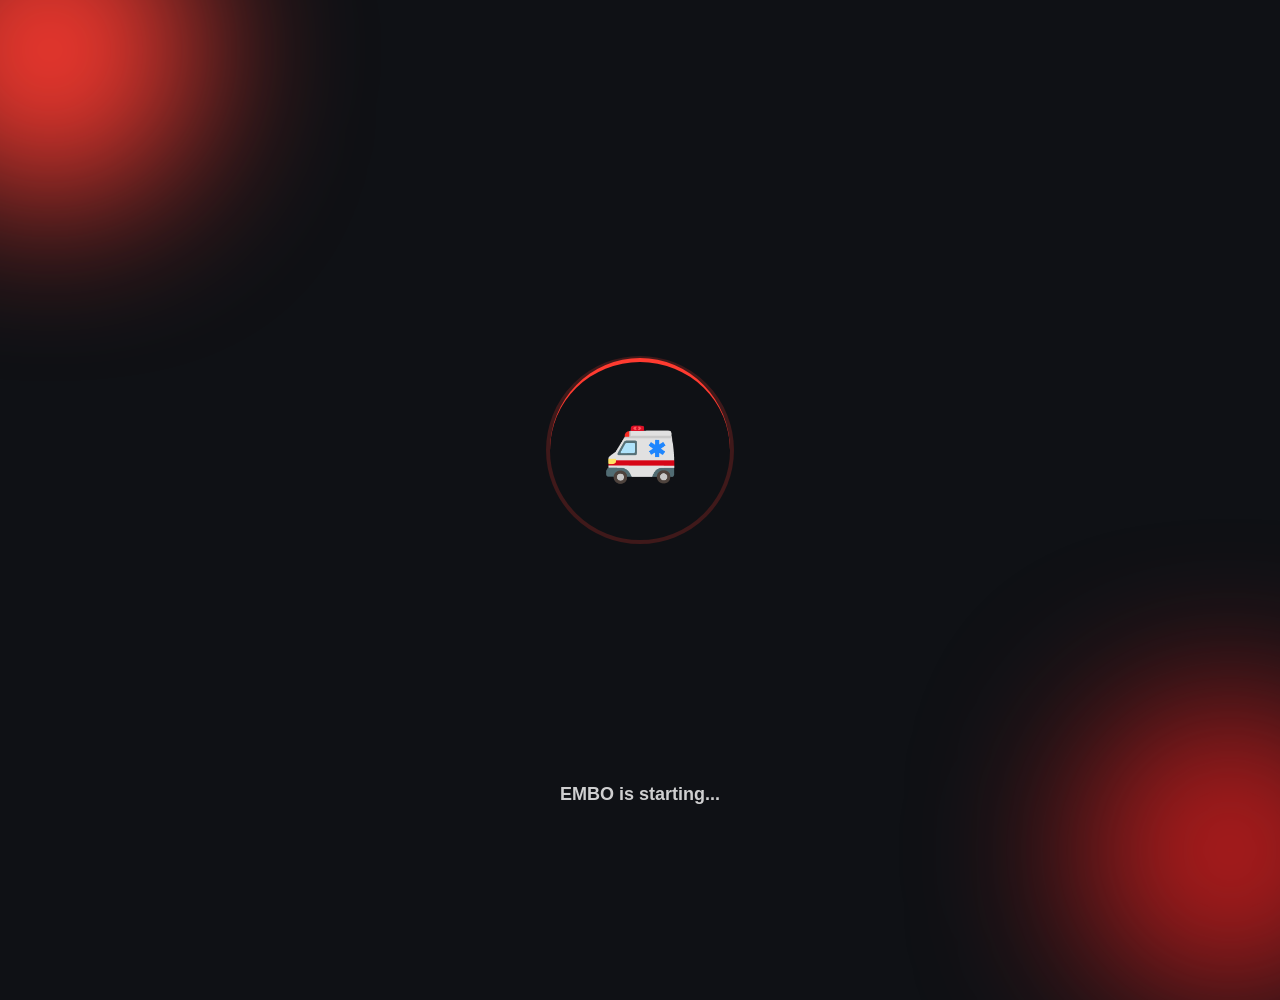
<file: index.html>
<!DOCTYPE html>
<html lang="en">
<head>
<meta charset="UTF-8">
<title>EMBO Loading</title>

<style>

body{
    margin:0;
    height:100vh;
    display:flex;
    justify-content:center;
    align-items:center;
    background:#0f1115;
    font-family:Poppins, sans-serif;
    overflow:hidden;
}

/* 🔴 Background Glow */
.glow1,.glow2{
    position:absolute;
    border-radius:50%;
    filter:blur(80px);
}

.glow1{
    width:300px;
    height:300px;
    background:#ff3b30;
    top:-100px;
    left:-100px;
}

.glow2{
    width:300px;
    height:300px;
    background:#b71c1c;
    bottom:-100px;
    right:-100px;
}

/* 🚑 CENTER CIRCLE */
.loader{
    position:relative;
    width:180px;
    height:180px;
    border-radius:50%;
    border:4px solid rgba(255,59,48,0.2);
    display:flex;
    justify-content:center;
    align-items:center;
    animation:rotate 2s linear infinite;
}

/* spinning ring */
.loader::before{
    content:"";
    position:absolute;
    width:100%;
    height:100%;
    border-radius:50%;
    border-top:4px solid #ff3b30;
    animation:spin 1s linear infinite;
}

/* 🚑 ambulance */
.ambulance{
    font-size:60px;
    animation:float 1.2s ease-in-out infinite;
    z-index:2;
}

/* animations */
@keyframes spin{
    0%{transform:rotate(0);}
    100%{transform:rotate(360deg);}
}

@keyframes rotate{
    0%{transform:rotate(0);}
    100%{transform:rotate(-360deg);}
}

@keyframes float{
    0%,100%{transform:translateY(0);}
    50%{transform:translateY(-10px);}
}

/* text */
h2{
    position:absolute;
    bottom:80px;
    color:white;
    font-size:18px;
    opacity:0.8;
}

</style>
</head>

<body>

<div class="glow1"></div>
<div class="glow2"></div>

<div class="loader">
    <div class="ambulance">🚑</div>
</div>

<h2>EMBO is starting...</h2>

<script>
setTimeout(()=>{
    window.location.href = "login.html";
}, 3000);
</script>

</body>
</html>
</file>
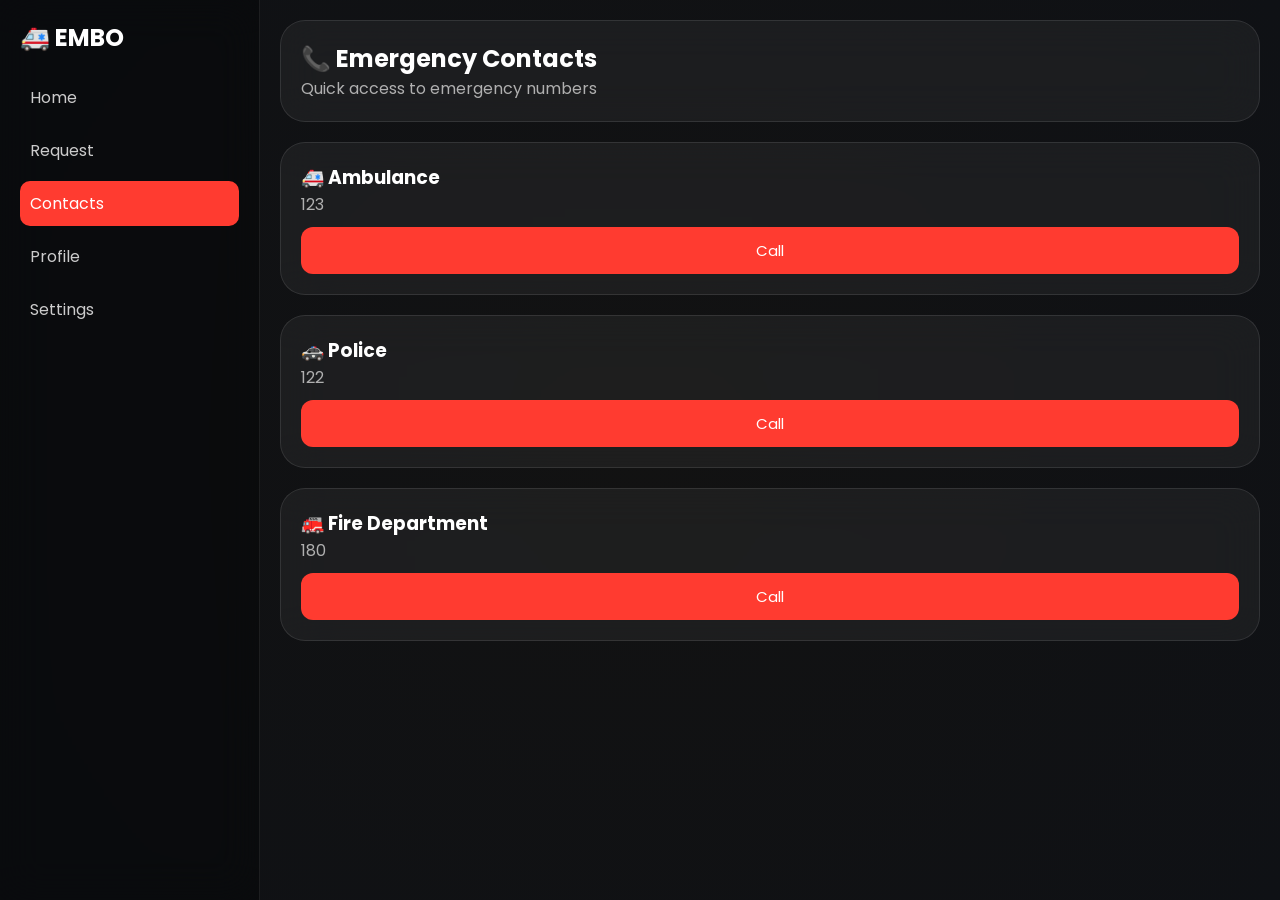
<file: contacts.html>
<!DOCTYPE html>
<html>
<head>
    <title>Contacts</title>
    <link rel="stylesheet" href="style.css">
</head>

<body>

<div class="app">

    <!-- Sidebar -->
    <div class="sidebar">
        <h2>🚑 EMBO</h2>

        <a href="home.html">Home</a>
        <a href="request.html">Request</a>
        <a href="contacts.html" class="active">Contacts</a>
        <a href="profile.html">Profile</a>
        <a href="settings.html">Settings</a>
    </div>

    <!-- Main -->
    <div class="main">

        <div class="card">
            <h2>📞 Emergency Contacts</h2>
            <p>Quick access to emergency numbers</p>
        </div>

        <div class="card">
            <h3>🚑 Ambulance</h3>
            <p>123</p>
            <button class="btn">Call</button>
        </div>

        <div class="card">
            <h3>🚓 Police</h3>
            <p>122</p>
            <button class="btn">Call</button>
        </div>

        <div class="card">
            <h3>🚒 Fire Department</h3>
            <p>180</p>
            <button class="btn">Call</button>
        </div>

    </div>

</div>

</body>
</html>
</html>
</file>
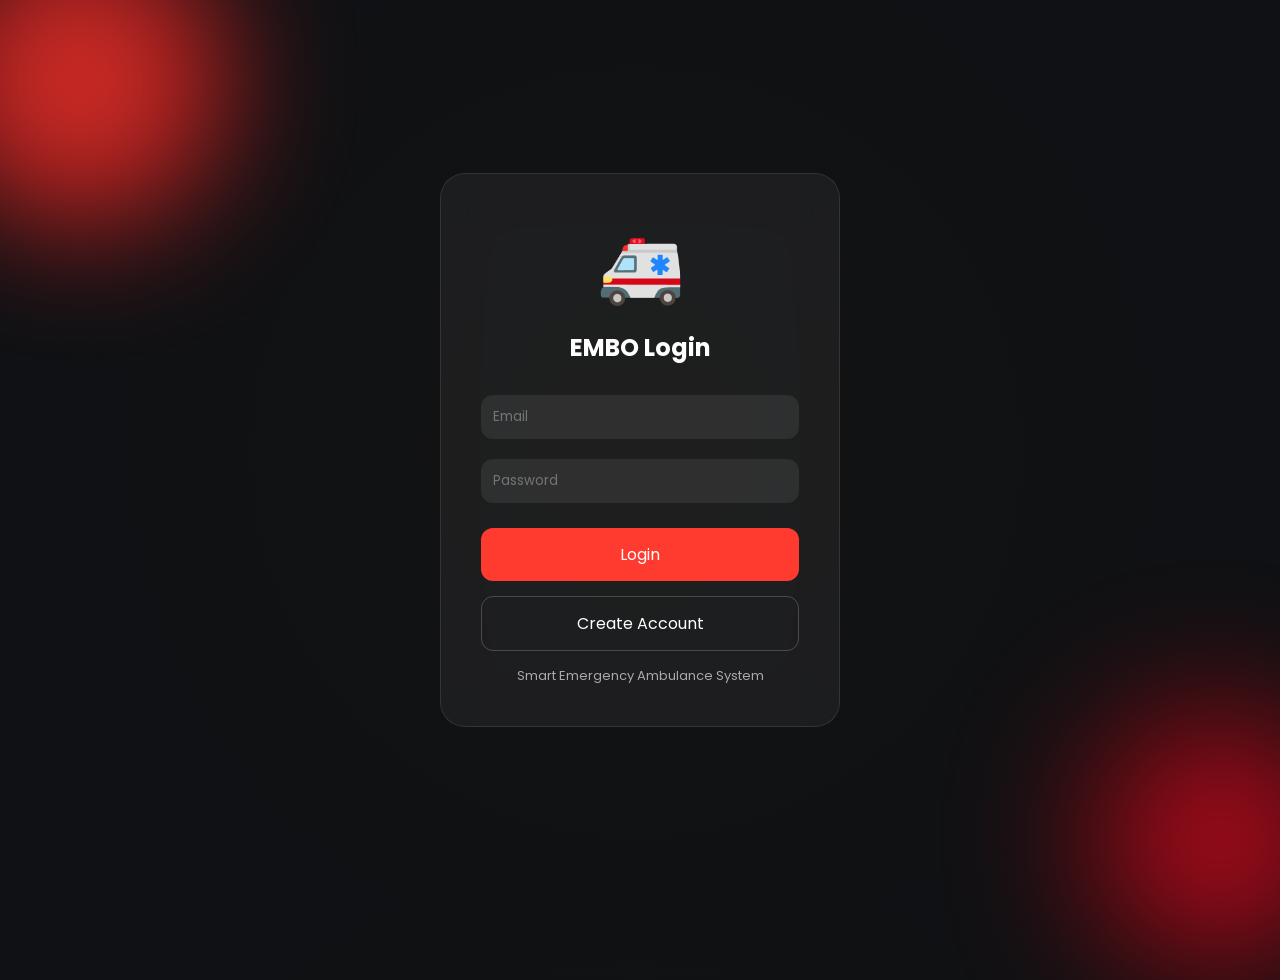
<file: home.html>
<!DOCTYPE html>
<html>
<head>
    <title>EMBO - Home</title>
    <link rel="stylesheet" href="style.css">
</head>

<body>

<div class="app">

    <!-- ===== SIDEBAR ===== -->
    <div class="sidebar">
        <h2>🚑 EMBO</h2>

        <a href="home.html" class="active">Home</a>
        <a href="request.html">Request</a>
        <a href="contacts.html">Contacts</a>
        <a href="profile.html">Profile</a>
        <a href="settings.html">Settings</a>
    </div>

    <!-- ===== MAIN ===== -->
    <div class="main">

        <!-- Welcome Card -->
        <div class="card">
            <h2>👋 Welcome</h2>
            <p id="user">Loading user...</p>
        </div>

        <!-- Emergency Quick Actions -->
        <div class="card">
            <h3>🚑 Quick Actions</h3>

            <button class="btn" onclick="goRequest()">🚑 Request Ambulance</button>
            <button class="btn" onclick="goLiveMap()">🚑 Live Map</button>
            <button class="btn" onclick="goContacts()">📞 Emergency Contacts</button>

        </div>

        <!-- Status Card -->
        <div class="card">
            <h3>📊 System Status</h3>
            <p>All systems are running normally ✔</p>
        </div>

    </div>

</div>

<script>

    // ===== AUTH CHECK (FIXED) =====
    let user = localStorage.getItem("embo_user");

    if(localStorage.getItem("embo_logged") !== "true"){
    window.location.href = "login.html";
} {
        document.getElementById("user").innerHTML = "Hello, " + user + " 👋";
    }

    // ===== NAVIGATION =====
    function goRequest(){
        window.location.href = "request.html";
    }

    function goLiveMap(){
        window.location.href = "livemap.html";
    }

    function goContacts(){
        window.location.href = "contacts.html";
    }

</script>

</body>
</html>
</file>
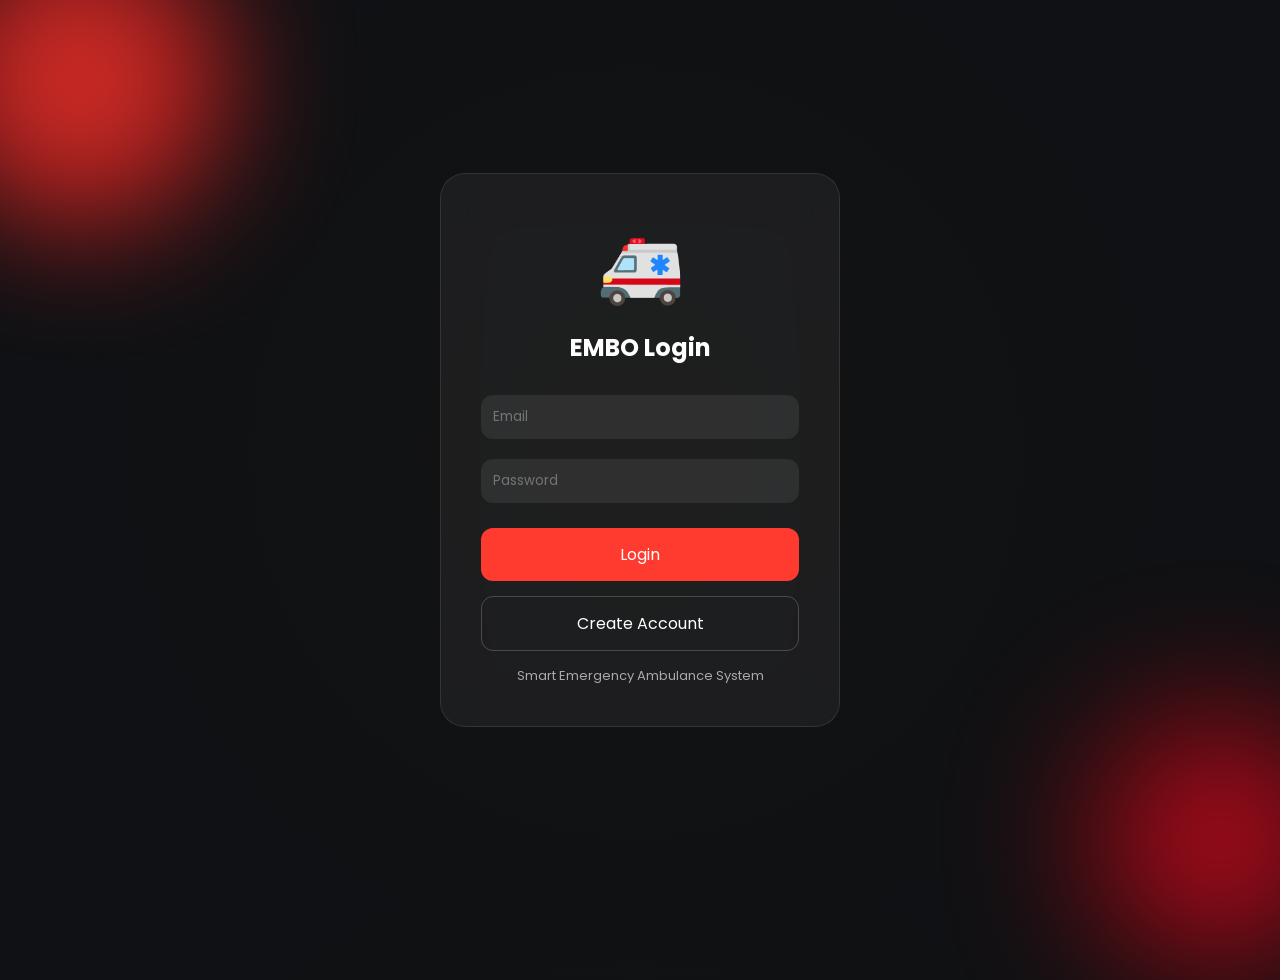
<file: login.html>
<!DOCTYPE html>
<html lang="en">
<head>
<meta charset="UTF-8">
<title>EMBO Login</title>

<link href="https://fonts.googleapis.com/css2?family=Poppins:wght@300;400;500;600;700&display=swap" rel="stylesheet">

<style>

*{
    margin:0;
    padding:0;
    box-sizing:border-box;
    font-family:'Poppins',sans-serif;
}

body{
    height:100vh;
    display:flex;
    justify-content:center;
    align-items:center;
    background: radial-gradient(circle at center, #121212 0%, #0f1115 100%);
    overflow:hidden;
}

/* 🔴 Glow Background */
.circle1{
    position:absolute;
    width:320px;
    height:320px;
    background:radial-gradient(circle, #ff3b30 0%, #b71c1c 60%, transparent 80%);
    border-radius:50%;
    filter:blur(60px);
    top:-80px;
    left:-80px;
    opacity:0.9;
}

.circle2{
    position:absolute;
    width:280px;
    height:280px;
    background:radial-gradient(circle, #ff1744 0%, #8e0000 60%, transparent 80%);
    border-radius:50%;
    filter:blur(70px);
    bottom:-80px;
    right:-80px;
    opacity:0.85;
}

/* 🧊 Card */
.card{
    width:400px;
    padding:40px;
    text-align:center;

    background:rgba(255,255,255,0.05);
    border:1px solid rgba(255,255,255,0.1);
    backdrop-filter:blur(20px);
    border-radius:25px;
    color:white;

    animation:fade 1s ease;
}

.logo{
    font-size:70px;
    margin-bottom:10px;
}

h2{
    margin-bottom:20px;
}

input{
    width:100%;
    padding:12px;
    margin:10px 0;
    border:none;
    border-radius:12px;
    background:rgba(255,255,255,0.08);
    color:white;
    outline:none;
}

input:focus{
    border:1px solid #ff3b30;
    box-shadow:0 0 10px rgba(255,59,48,0.4);
}

/* 🔘 Buttons */
button{
    width:100%;
    padding:14px;
    margin-top:15px;
    border:none;
    border-radius:12px;
    background:#ff3b30;
    color:white;
    font-size:16px;
    cursor:pointer;
    transition:.3s;
}

button:hover{
    transform:translateY(-3px);
    box-shadow:0 10px 25px rgba(255,59,48,0.4);
}

.secondary{
    background:transparent;
    border:1px solid rgba(255,255,255,0.2);
}

.secondary:hover{
    background:rgba(255,255,255,0.08);
}

/* ✨ Animation */
@keyframes fade{
from{
    opacity:0;
    transform:translateY(20px);
}
to{
    opacity:1;
    transform:translateY(0);
}
}

.small{
    margin-top:15px;
    font-size:13px;
    color:#aaa;
}

</style>
</head>

<body>

<div class="circle1"></div>
<div class="circle2"></div>

<div class="card">

    <div class="logo">🚑</div>

    <h2>EMBO Login</h2>

    <input type="email" id="email" placeholder="Email">
    <input type="password" id="password" placeholder="Password">

    <button onclick="login()">Login</button>

    <button class="secondary"
    onclick="window.location.href='register.html'">
        Create Account
    </button>

    <div class="small">
        Smart Emergency Ambulance System
    </div>

</div>

<script>

function login(){

    let email = document.getElementById("email").value;
    let pass = document.getElementById("password").value;

    if(email === "" || pass === ""){
        alert("Please fill all fields");
        return;
    }

    // 🚑 SIMPLIFIED LOGIN (NO VALIDATION SYSTEM)
    localStorage.setItem("embo_logged", "true");
    localStorage.setItem("embo_user", email);

    window.location.href = "home.html";
}

</script>

</body>
</html>
</file>
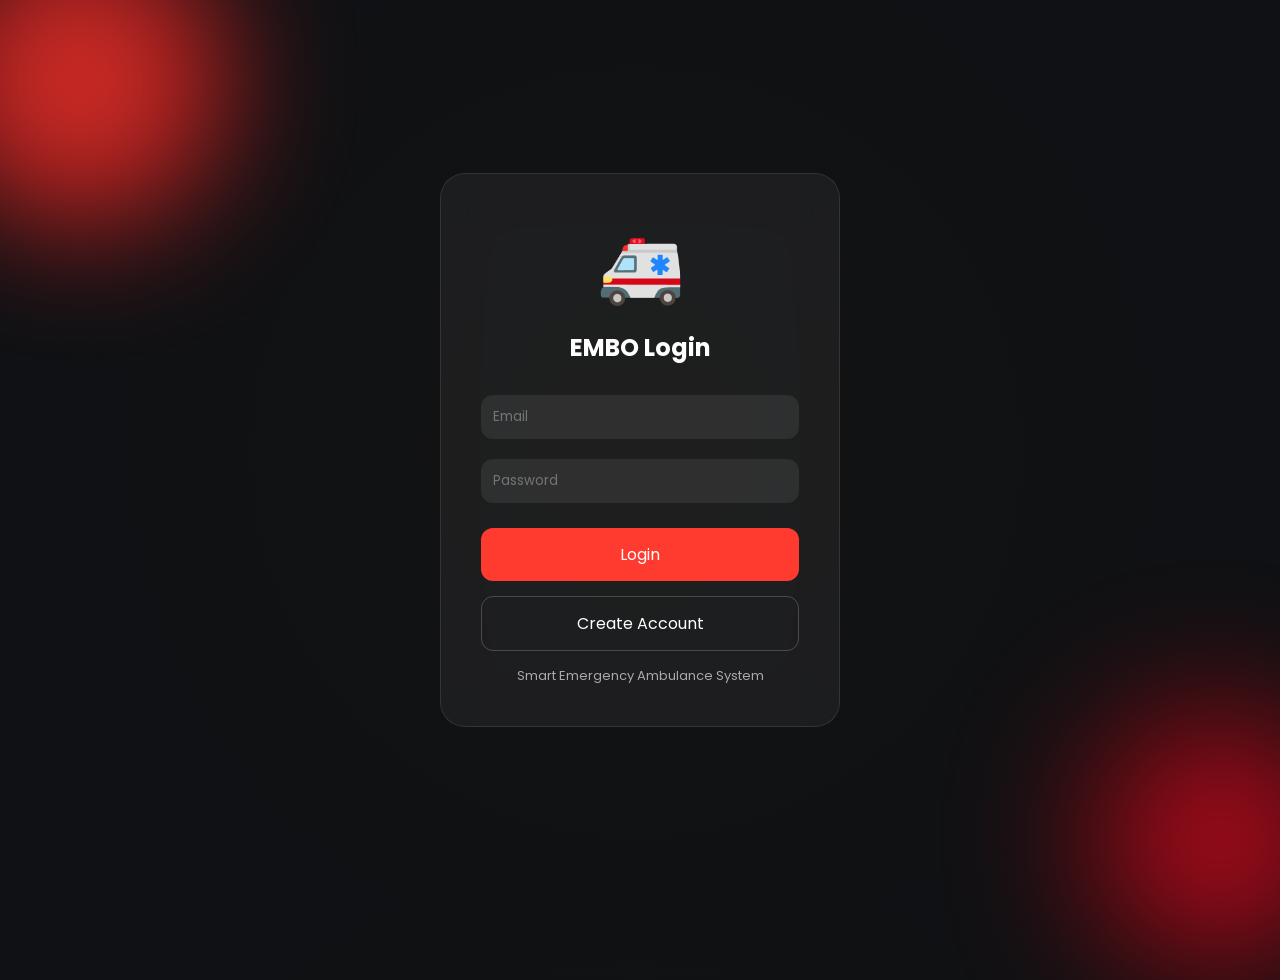
<file: profile.html>
<!DOCTYPE html>
<html>
<head>
    <title>Profile - EMBO</title>
    <link rel="stylesheet" href="style.css">

    <!-- 🔐 حماية الصفحة (FIXED) -->
    <script>
        if(localStorage.getItem("embo_logged") !== "true"){
            window.location.href = "login.html";
        }
    </script>
</head>

<body>

<div class="app">

    <!-- SIDEBAR -->
    <div class="sidebar">
        <h2>🚑 EMBO</h2>

        <a href="index.html">Home</a>
        <a href="request.html">Request</a>
        <a href="contacts.html">Contacts</a>
        <a href="profile.html" class="active">Profile</a>
        <a href="settings.html">Settings</a>
    </div>

    <!-- MAIN -->
    <div class="main">

        <!-- USER INFO -->
        <div class="card">
            <h2>👤 Profile</h2>
            <p id="user"></p>
        </div>

        <!-- HISTORY -->
        <div class="card">
            <h3>📊 Emergency History</h3>
            <div id="history"></div>
        </div>

        <!-- LOGOUT -->
        <div class="card">
            <button class="btn" onclick="logout()">🚪 Logout</button>
        </div>

    </div>

</div>

<script>

/////////////////////////////////////////////////////
// 👤 USER
/////////////////////////////////////////////////////
document.getElementById("user").innerHTML =
"Logged in as: " + (localStorage.getItem("embo_user") || "Unknown");

/////////////////////////////////////////////////////
// 📊 LOAD HISTORY
/////////////////////////////////////////////////////
function loadHistory(){

    let requests = JSON.parse(localStorage.getItem("embo_requests")) || [];

    let historyDiv = document.getElementById("history");

    historyDiv.innerHTML = "";

    if(requests.length === 0){
        historyDiv.innerHTML = "<p>No emergency requests yet</p>";
        return;
    }

    requests.slice().reverse().forEach(req => {

        historyDiv.innerHTML += `
            <div style="
                background:#0f1115;
                padding:12px;
                margin-top:10px;
                border-radius:12px;
                border:1px solid #2a2f3a;
            ">
                <p>🚑 Type: ${req.type}</p>
                <p>⏰ Time: ${req.time}</p>
                <p>📡 Status: ${req.status}</p>

                <button class="btn" onclick="cancelRequest(${req.id})">
                    ❌ Cancel
                </button>
            </div>
        `;
    });
}

/////////////////////////////////////////////////////
// ❌ CANCEL REQUEST
/////////////////////////////////////////////////////
function cancelRequest(id){

    let requests = JSON.parse(localStorage.getItem("embo_requests")) || [];

    requests = requests.filter(r => r.id !== id);

    localStorage.setItem("embo_requests", JSON.stringify(requests));

    alert("Request Cancelled ❌");

    loadHistory();
}

/////////////////////////////////////////////////////
// 🔄 LIVE UPDATE
/////////////////////////////////////////////////////
setInterval(loadHistory, 2000);
loadHistory();

/////////////////////////////////////////////////////
// 🚪 LOGOUT (FIXED)
/////////////////////////////////////////////////////
function logout(){

    localStorage.removeItem("embo_logged");
    localStorage.removeItem("embo_user");
    localStorage.removeItem("embo_current_request");

    alert("Logged out ✔");

    window.location.href = "login.html";
}

</script>

</body>
</html>
</file>
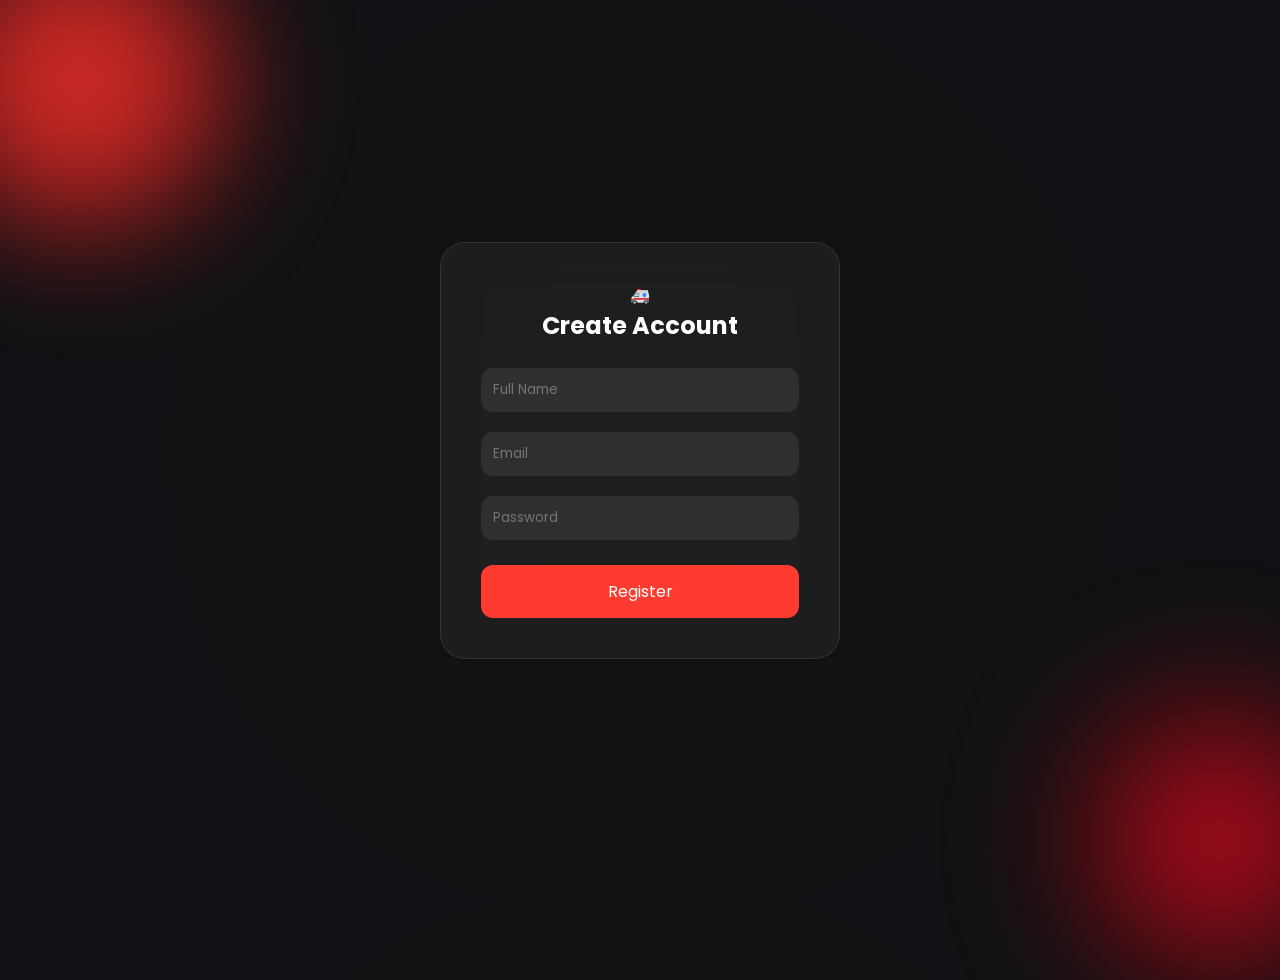
<file: register.html>
<!DOCTYPE html>
<html lang="en">
<head>
<meta charset="UTF-8">
<title>EMBO Register</title>

<link href="https://fonts.googleapis.com/css2?family=Poppins:wght@300;500;600;700&display=swap" rel="stylesheet">

<style>

/* SAME BASE */
*{
    margin:0;
    padding:0;
    box-sizing:border-box;
    font-family:'Poppins',sans-serif;
}

body{
    height:100vh;
    display:flex;
    justify-content:center;
    align-items:center;
    background: radial-gradient(circle at center, #121212 0%, #0f1115 100%);
    overflow:hidden;
}

/* SAME GLOW */
.circle1{
    position:absolute;
    width:320px;
    height:320px;
    background:radial-gradient(circle, #ff3b30 0%, #b71c1c 60%, transparent 80%);
    border-radius:50%;
    filter:blur(60px);
    top:-80px;
    left:-80px;
    opacity:0.9;
}

.circle2{
    position:absolute;
    width:280px;
    height:280px;
    background:radial-gradient(circle, #ff1744 0%, #8e0000 60%, transparent 80%);
    border-radius:50%;
    filter:blur(70px);
    bottom:-80px;
    right:-80px;
    opacity:0.85;
}

/* SAME CARD */
.card{
    width:400px;
    padding:40px;
    text-align:center;

    background:rgba(255,255,255,0.05);
    border:1px solid rgba(255,255,255,0.1);
    backdrop-filter:blur(20px);
    border-radius:25px;
    color:white;
}

/* INPUTS SAME LOGIN */
input{
    width:100%;
    padding:12px;
    margin:10px 0;
    border:none;
    border-radius:12px;
    background:rgba(255,255,255,0.08);
    color:white;
    outline:none;
}

input:focus{
    border:1px solid #ff3b30;
    box-shadow:0 0 10px rgba(255,59,48,0.4);
}

/* BUTTON SAME */
button{
    width:100%;
    padding:14px;
    margin-top:15px;
    border:none;
    border-radius:12px;
    background:#ff3b30;
    color:white;
    cursor:pointer;
    font-size:16px;
    transition:.3s;
}

button:hover{
    transform:translateY(-3px);
    box-shadow:0 10px 25px rgba(255,59,48,0.4);
}

h2{
    margin-bottom:15px;
}

</style>
</head>

<body>

<div class="circle1"></div>
<div class="circle2"></div>

<div class="card">

    <div class="logo">🚑</div>

    <h2>Create Account</h2>

    <input type="text" id="name" placeholder="Full Name">
    <input type="email" id="email" placeholder="Email">
    <input type="password" id="password" placeholder="Password">

    <button onclick="register()">Register</button>

</div>

<script>

function register(){

    let name=document.getElementById("name").value;
    let email=document.getElementById("email").value;
    let pass=document.getElementById("password").value;

    if(name==="" || email==="" || pass===""){
        alert("Fill all fields");
        return;
    }

    localStorage.setItem("embo_email", email);

    alert("Account Created 🚑");

    window.location.href="login.html";
}

</script>

</body>
</html>
</file>
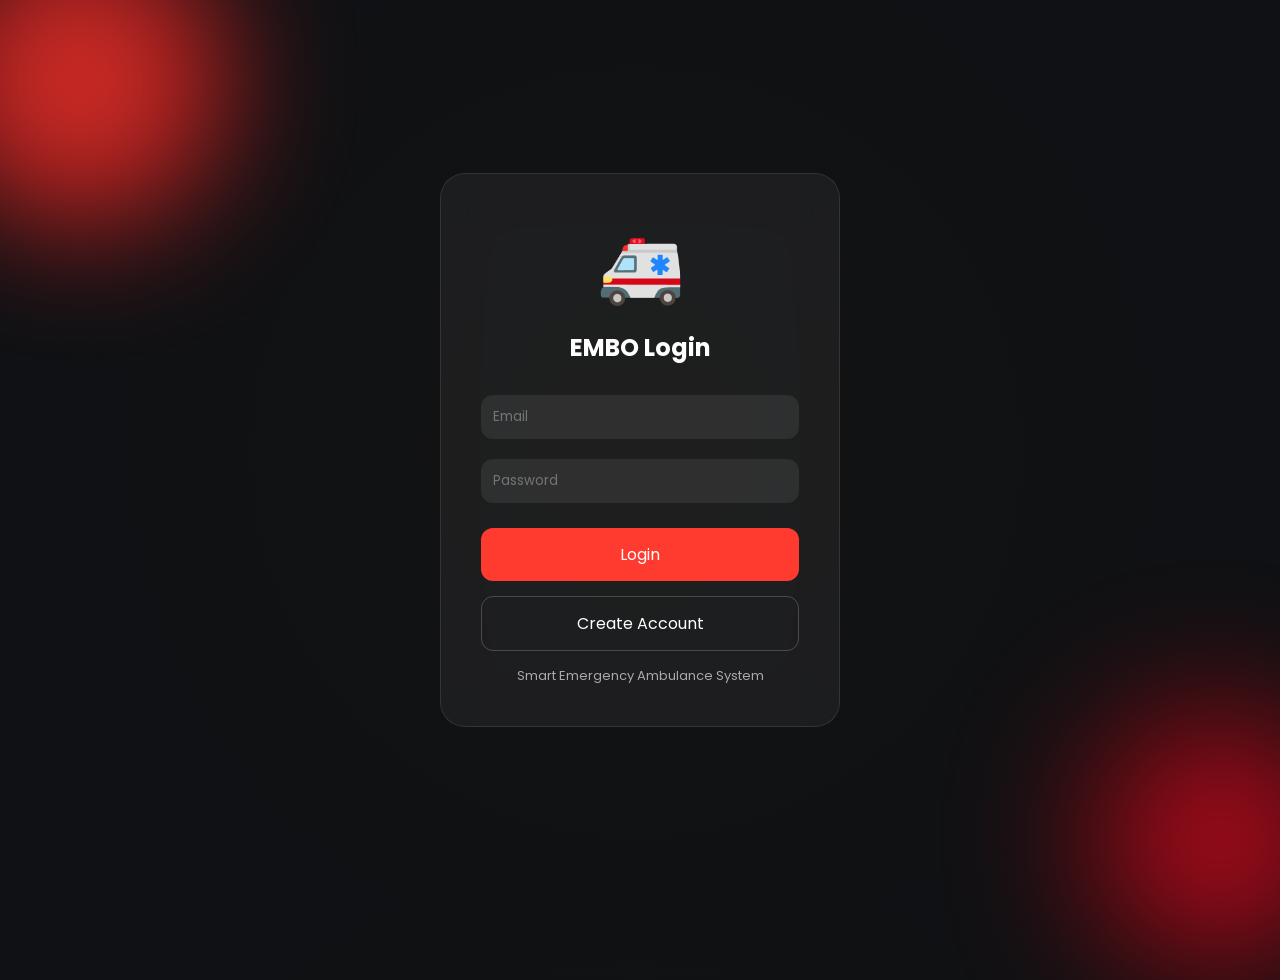
<file: request.html>
<!DOCTYPE html>
<html>
<head>
    <title>Request Ambulance</title>
    <link rel="stylesheet" href="style.css">

    <!-- 🔐 حماية (FIXED) -->
    <script>
        if(localStorage.getItem("embo_logged") !== "true"){
            window.location.href = "login.html";
        }
    </script>
</head>

<body>

<div class="app">

    <div class="sidebar">
        <h2>🚑 EMBO</h2>

        <a href="home.html">Home</a>
        <a href="request.html" class="active">Request</a>
        <a href="contacts.html">Contacts</a>
        <a href="profile.html">Profile</a>
        <a href="settings.html">Settings</a>
    </div>

    <div class="main">

        <div class="card">
            <h2>🚑 Emergency Request</h2>
            <p>Select case type</p>

            <select id="type">
             <option value="Accident">🚑 Accident</option>
             <option value="Heart Attack">❤️ Heart Attack</option>
             <option value="Fire or Explosion Inccident">🔥 Fire / Explosion Incident</option>
             <option value="Breathing Issue">🫁 Breathing Issue</option>
             <option value="Other">⚠️ Other</option>
            </select>

            <button class="btn" onclick="sendRequest()">
                🚑 Send Request
            </button>

        </div>

    </div>

</div>

<script>

function sendRequest(){

    let type = document.getElementById("type").value;

    navigator.geolocation.getCurrentPosition((pos)=>{

        let requests = JSON.parse(localStorage.getItem("embo_requests")) || [];

        let newRequest = {
            id: Date.now(),
            type: type,
            time: new Date().toLocaleString(),
            status: "Searching 🚑",
            lat: pos.coords.latitude,
            lng: pos.coords.longitude
        };

        requests.push(newRequest);

        localStorage.setItem("embo_requests", JSON.stringify(requests));
        localStorage.setItem("embo_current_request", newRequest.id);

        alert("🚑 Request Sent Successfully");

        window.location.href = "map.html";

    }, ()=>{

        alert("GPS permission denied ❌");

    });

}

</script>

</body>
</html>
</file>
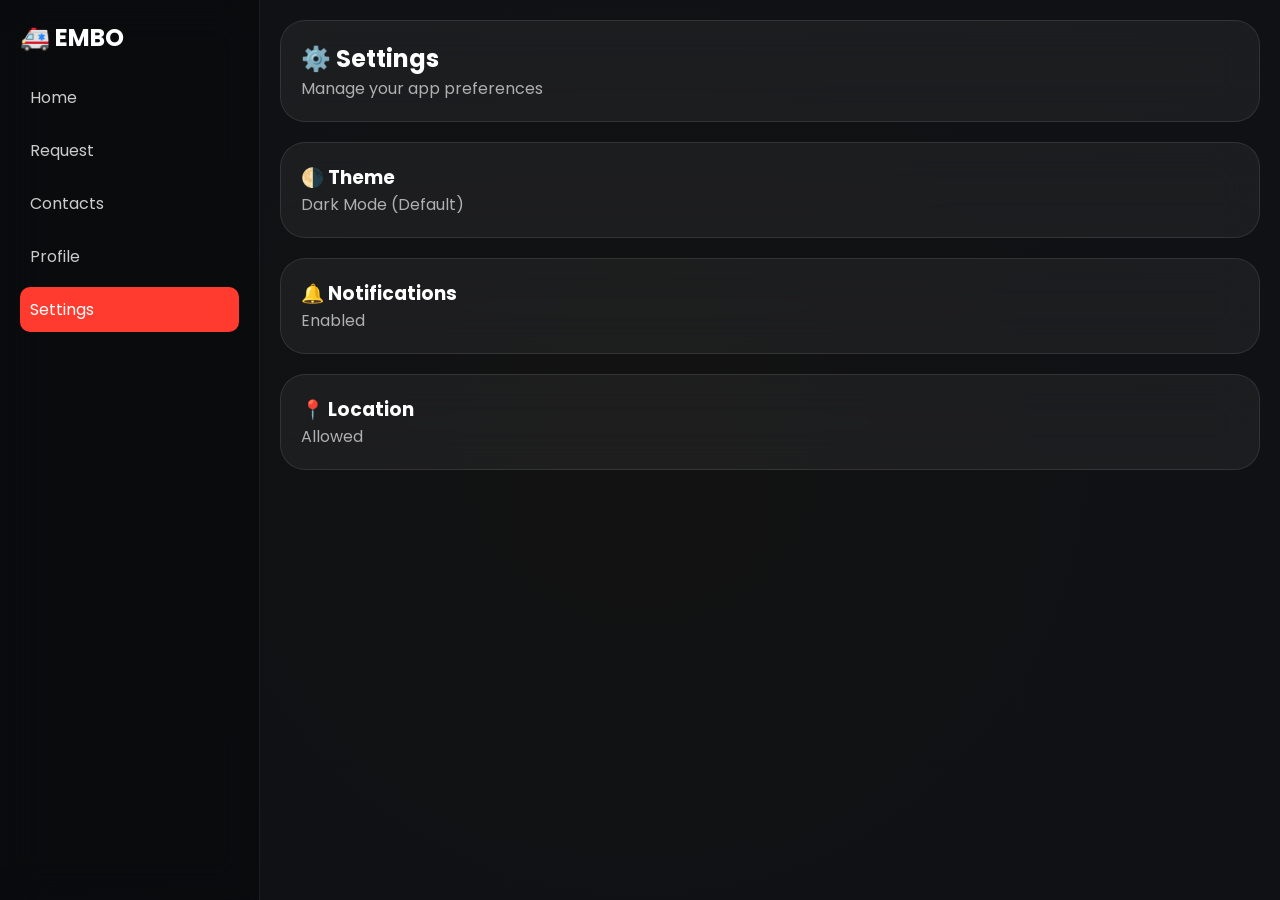
<file: settings.html>
<!DOCTYPE html>
<html>
<head>
    <title>Settings</title>
    <link rel="stylesheet" href="style.css">
</head>

<body>

<div class="app">

    <div class="sidebar">
        <h2>🚑 EMBO</h2>

        <a href="home.html">Home</a>
        <a href="request.html">Request</a>
        <a href="contacts.html">Contacts</a>
        <a href="profile.html">Profile</a>
        <a href="settings.html" class="active">Settings</a>
    </div>

    <div class="main">

        <div class="card">
            <h2>⚙️ Settings</h2>
            <p>Manage your app preferences</p>
        </div>

        <div class="card">
            <h3>🌗 Theme</h3>
            <p>Dark Mode (Default)</p>
        </div>

        <div class="card">
            <h3>🔔 Notifications</h3>
            <p>Enabled</p>
        </div>

        <div class="card">
            <h3>📍 Location</h3>
            <p>Allowed</p>
        </div>

    </div>

</div>

</body>
</html>
</file>
<file: style.css>
@import url('https://fonts.googleapis.com/css2?family=Poppins:wght@300;400;500;600;700&display=swap');

/* ================= RESET ================= */

*{
    margin:0;
    padding:0;
    box-sizing:border-box;
    font-family:'Poppins', sans-serif;
    scroll-behavior:smooth;
}

body{
    min-height:100vh;
    background: radial-gradient(circle at center, #121212 0%, #0f1115 100%);
    color:white;
    overflow-x:hidden;
}

/* ================= GLASS BACKGROUND GLOW ================= */

.circle1,.circle2{
    position:absolute;
    border-radius:50%;
    pointer-events:none;
    z-index:0;
}

.circle1{
    width:350px;
    height:350px;
    background:radial-gradient(circle, #ff3b30 0%, #b71c1c 60%, transparent 80%);
    filter:blur(70px);
    top:-120px;
    left:-120px;
    opacity:0.9;
}

.circle2{
    width:300px;
    height:300px;
    background:radial-gradient(circle, #ff1744 0%, #8e0000 60%, transparent 80%);
    filter:blur(80px);
    bottom:-120px;
    right:-120px;
    opacity:0.85;
}

/* ================= APP LAYOUT ================= */

.app{
    display:grid;
    grid-template-columns:260px 1fr;
    min-height:100vh;
    position:relative;
    z-index:1;
}

/* ================= SIDEBAR ================= */

.sidebar{
    background:rgba(0,0,0,0.35);
    backdrop-filter:blur(20px);
    border-right:1px solid rgba(255,255,255,0.08);
    padding:20px;
}

.sidebar h2{
    margin-bottom:20px;
}

.sidebar a{
    display:block;
    color:#ccc;
    text-decoration:none;
    padding:10px;
    margin-bottom:8px;
    border-radius:10px;
    transition:0.3s;
}

.sidebar a:hover{
    background:rgba(255,59,48,0.15);
    color:white;
}

.sidebar a.active{
    background:#ff3b30;
    color:white;
}

/* ================= MAIN ================= */

.main{
    padding:20px;
    position:relative;
    z-index:1;
}

/* ================= CARD (GLASS STYLE) ================= */

.card{
    background:rgba(255,255,255,0.05);
    border:1px solid rgba(255,255,255,0.1);
    backdrop-filter:blur(20px);
    border-radius:25px;
    padding:20px;
    margin-bottom:20px;
    transition:0.3s;
    color:white;
}

.card:hover{
    transform:translateY(-5px);
    box-shadow:0 15px 35px rgba(255,59,48,0.2);
}

/* ================= BUTTON ================= */

button,.btn{
    width:100%;
    padding:12px;
    margin-top:10px;
    border:none;
    border-radius:12px;
    background:#ff3b30;
    color:white;
    cursor:pointer;
    font-size:15px;
    transition:0.3s;
}

button:hover,.btn:hover{
    transform:translateY(-3px);
    box-shadow:0 10px 25px rgba(255,59,48,0.4);
}

button.secondary{
    background:transparent;
    border:1px solid rgba(255,255,255,0.2);
}

button.secondary:hover{
    background:rgba(255,255,255,0.08);
}

/* ================= INPUT ================= */

input,select{
    width:100%;
    padding:12px;
    margin-top:10px;
    border-radius:12px;
    border:1px solid rgba(255,255,255,0.1);
    background:rgba(255,255,255,0.08);
    color:white;
    outline:none;
    transition:0.3s;
}

input:focus,select:focus{
    border-color:#ff3b30;
    box-shadow:0 0 15px rgba(255,59,48,0.4);
}

/* ================= MAP ================= */

#map{
    width:100%;
    height:300px;
    border-radius:16px;
    margin-top:15px;
    box-shadow:0 10px 25px rgba(0,0,0,0.5);
}

/* ================= TEXT ================= */

p{
    color:#b0b0b0;
}

/* ================= STATUS COLORS ================= */

.online{color:#00e676;}
.warning{color:#ffeb3b;}
.danger{color:#ff5252;}

/* ================= SCROLLBAR ================= */

::-webkit-scrollbar{
    width:8px;
}

::-webkit-scrollbar-track{
    background:#1b1f2a;
}

::-webkit-scrollbar-thumb{
    background:#ff3b30;
    border-radius:10px;
}

/* ================= ANIMATION ================= */

.fade{
    animation:fade 0.6s ease;
}

@keyframes fade{
    from{
        opacity:0;
        transform:translateY(20px);
    }
    to{
        opacity:1;
        transform:translateY(0);
    }
}

/* ================= RESPONSIVE ================= */

@media(max-width:768px){
    .app{
        grid-template-columns:1fr;
    }

    .sidebar{
        display:flex;
        flex-wrap:wrap;
        justify-content:center;
        gap:10px;
    }

    .sidebar a{
        margin:5px;
    }
}

select{
    background:rgba(255,255,255,0.08);
    color:white;
}

/* 🔥 ده المهم */
select option{
    background:#1b1f2a;
    color:white;
}
</file>
